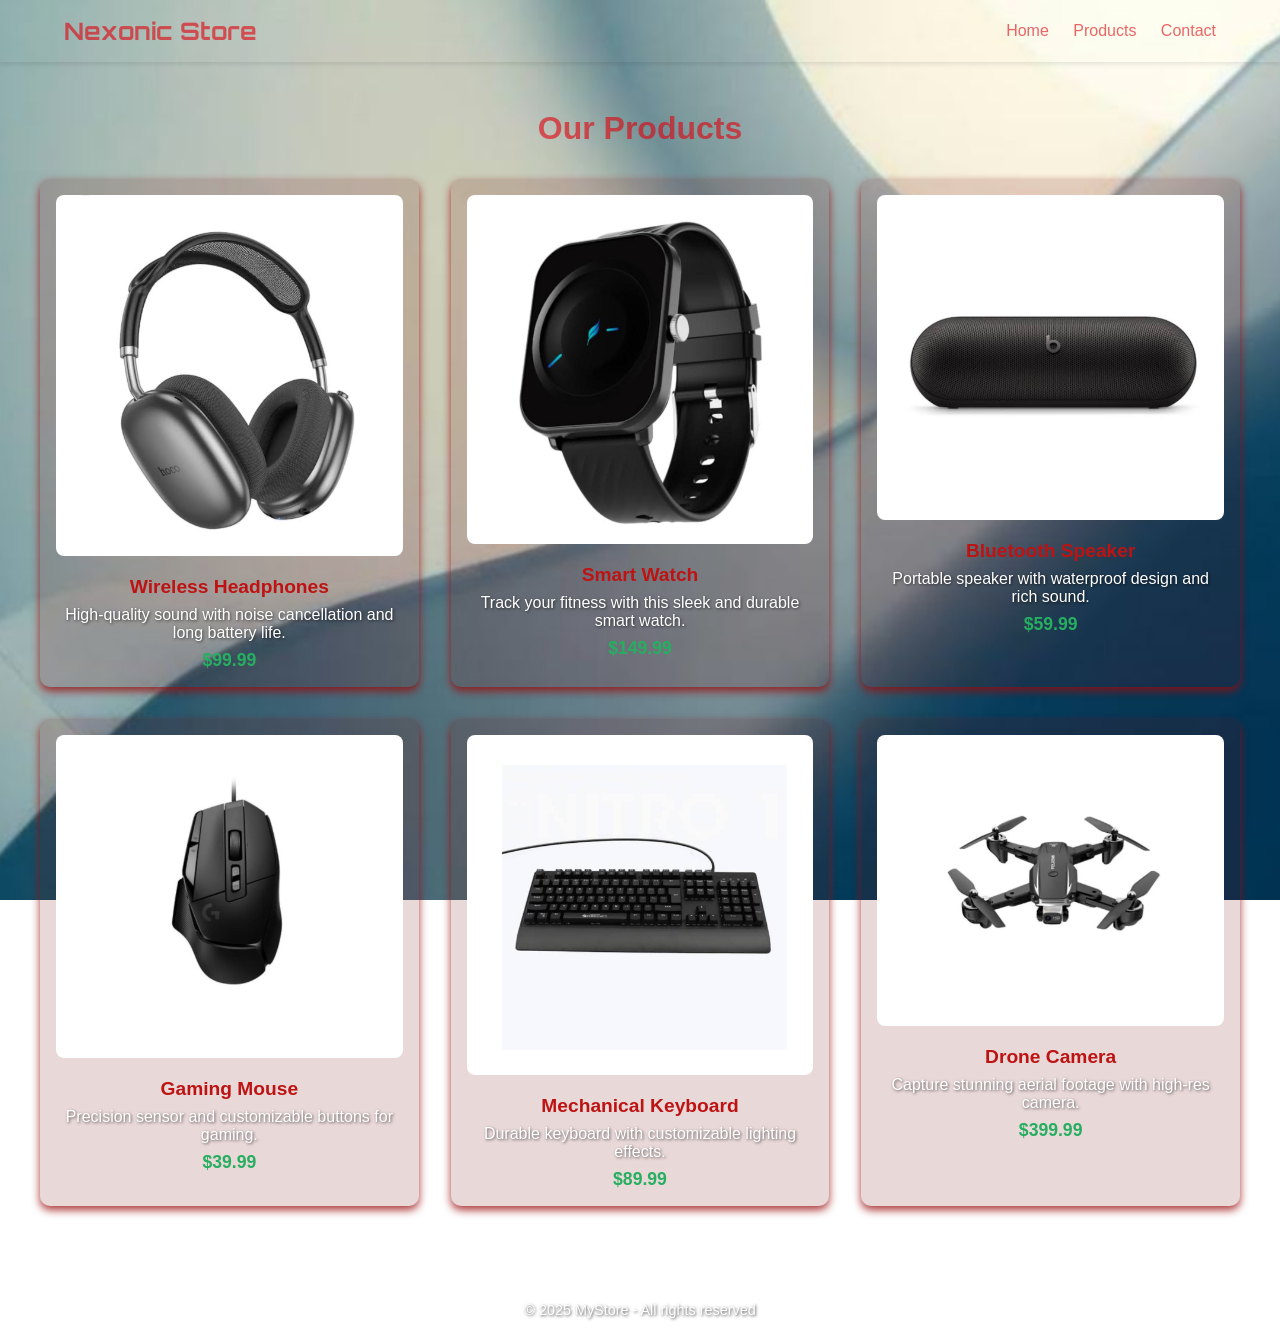
<file: index.html>
<!DOCTYPE html>
<html lang="en">
<head>
  <meta charset="UTF-8" />
  <meta name="viewport" content="width=device-width, initial-scale=1.0"/>
  <title>MyStore</title>
  <link href="https://fonts.googleapis.com/css2?family=Orbitron:wght@500&display=swap" rel="stylesheet">
  <link rel="stylesheet" href="style.css" />
</head>
<body class="products-page">

  <header>
    <div class="container">
      <h1 class="logo">Nexonic Store</h1>
     <nav>
  <a href="home.html">Home</a>
  <a href="index.html">Products</a>
  <a href="contact.html">Contact</a>
</nav>

    </div>
  </header>

  <main>
    <section class="products-section">
      <h2>Our Products</h2>
      <div class="products-grid">
        
        <div class="product-card">
          <img src="photos/wireless headphones.jpg" alt="Wireless Headphones" />
          <h3>Wireless Headphones</h3>
          <p>High-quality sound with noise cancellation and long battery life.</p>
          <span class="price">$99.99</span>
        </div>

        <div class="product-card">
          <img src="photos/Smart Watch.jpg" alt="Smart Watch" />
          <h3>Smart Watch</h3>
          <p>Track your fitness with this sleek and durable smart watch.</p>
          <span class="price">$149.99</span>
        </div>

        <div class="product-card">
          <img src="photos/Bluetooth Speaker.jpg" alt="Bluetooth Speaker" />
          <h3>Bluetooth Speaker</h3>
          <p>Portable speaker with waterproof design and rich sound.</p>
          <span class="price">$59.99</span>
        </div>

        <div class="product-card">
          <img src="photos/gaming mouse.jpg" alt="Gaming Mouse" />
          <h3>Gaming Mouse</h3>
          <p>Precision sensor and customizable buttons for gaming.</p>
          <span class="price">$39.99</span>
        </div>

        <div class="product-card">
          <img src="photos/machanical keyboard.jpg" alt="Mechanical Keyboard" />
          <h3>Mechanical Keyboard</h3>
          <p>Durable keyboard with customizable lighting effects.</p>
          <span class="price">$89.99</span>
        </div>

        <div class="product-card">
          <img src="photos/drone camera.jpg" alt="Drone Camera" />
          <h3>Drone Camera</h3>
          <p>Capture stunning aerial footage with high-res camera.</p>
          <span class="price">$399.99</span>
        </div>

      </div>
    </section>
  </main>

  <footer>
    <p>© 2025 MyStore - All rights reserved</p>
  </footer>

</body>
</html>
</file>
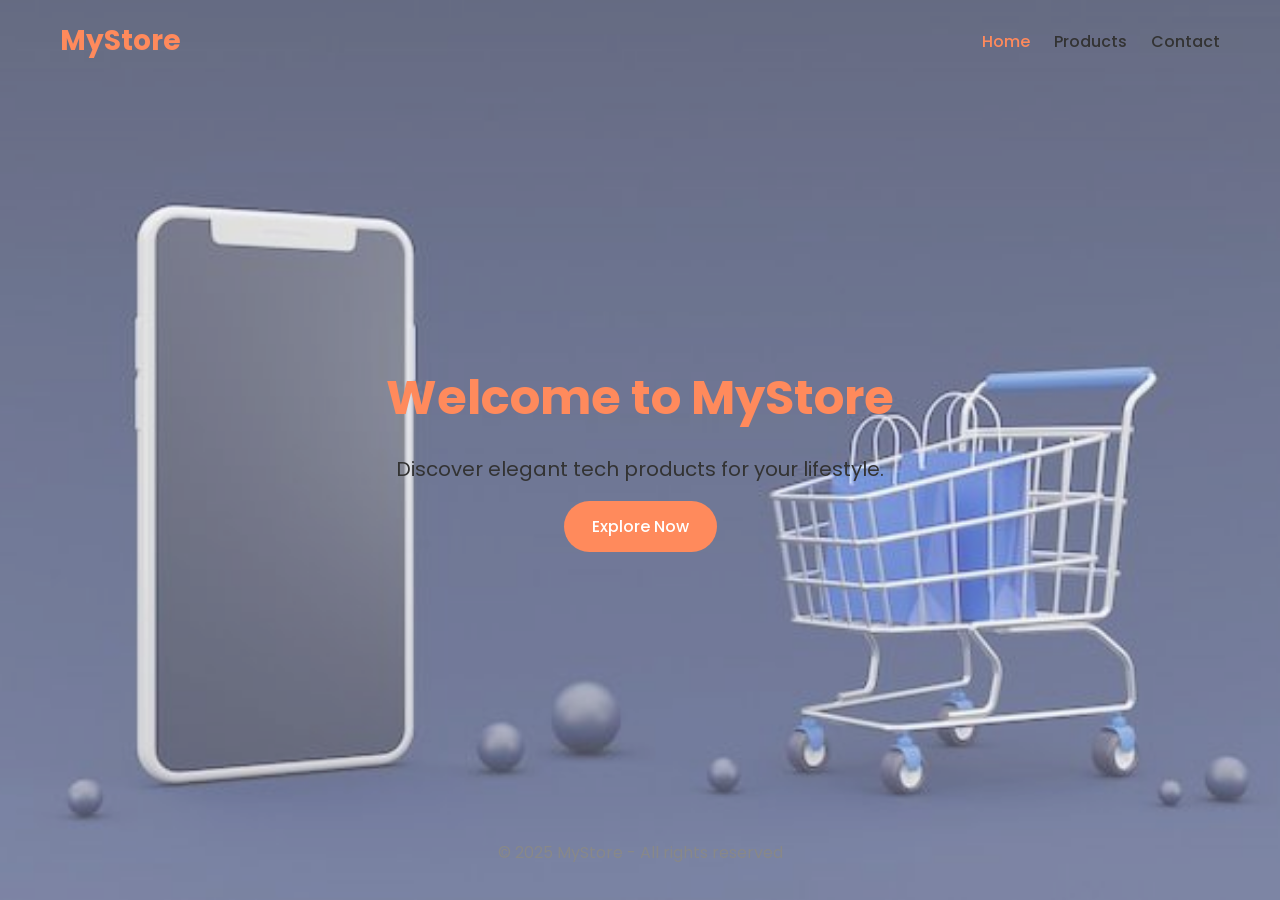
<file: photos/online store/index.html>
<!DOCTYPE html>
<html lang="en">
<head>
  <meta charset="UTF-8" />
  <meta name="viewport" content="width=device-width, initial-scale=1.0" />
  <title>MyStore - Home</title>
  <link rel="stylesheet" href="style.css" />
  <link href="https://fonts.googleapis.com/css2?family=Poppins:wght@300;500;700&display=swap" rel="stylesheet" />
</head>
<body>

  <header class="navbar">
    <div class="logo">MyStore</div>
    <nav>
      <a href="index.html" class="active">Home</a>
      <a href="products.html">Products</a>
      <a href="contact.html">Contact</a>
    </nav>
  </header>

 
  <section class="hero">
    <div class="overlay"></div>
    <div class="hero-content">
      <h1>Welcome to MyStore</h1>
      <p>Discover elegant tech products for your lifestyle.</p>
      <a href="products.html" class="btn">Explore Now</a>
    </div>
  </section>

 
  <footer>
    <p>© 2025 MyStore - All rights reserved</p>
  </footer>

</body>
</html>
</file>
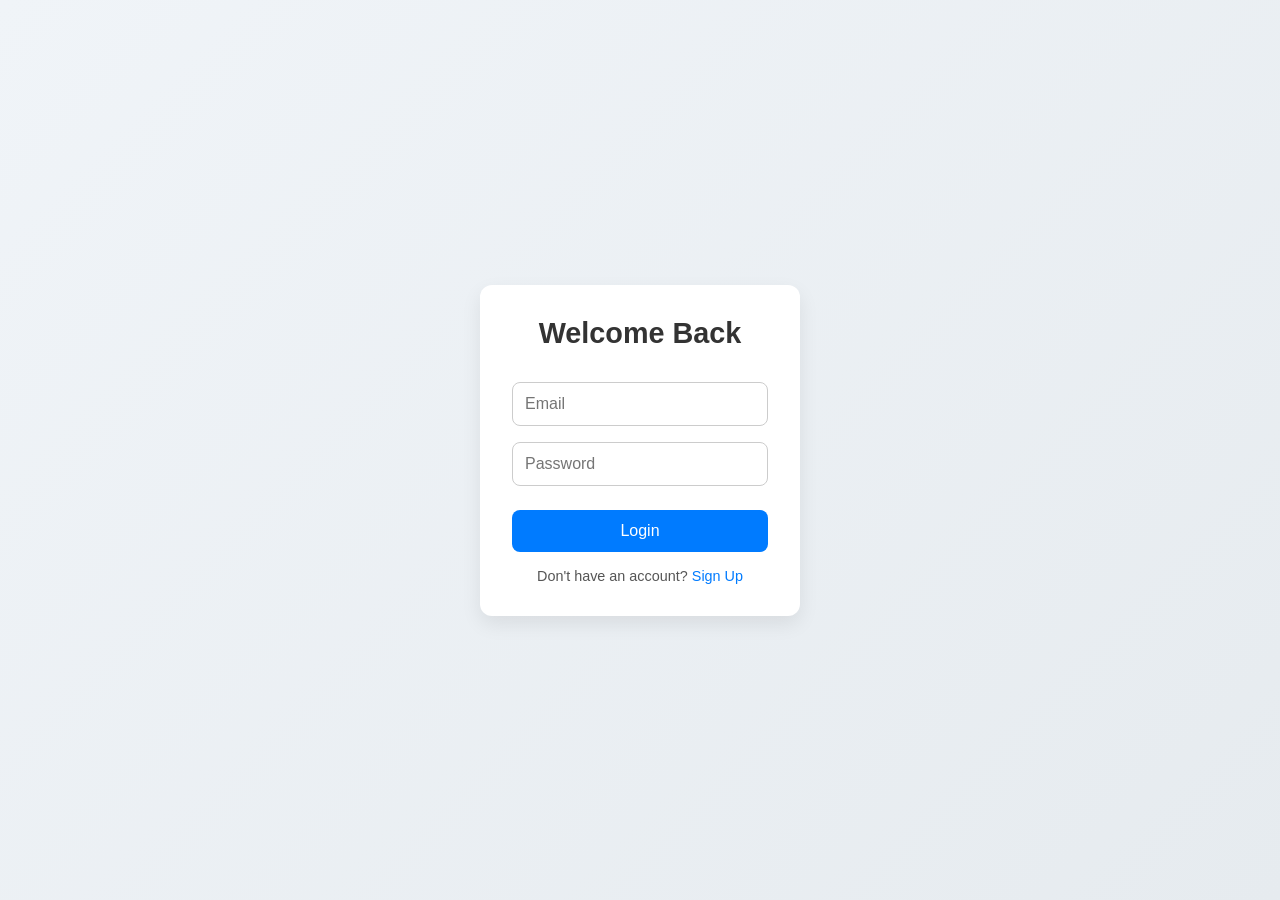
<file: auth.html>
<!DOCTYPE html>
<html lang="en">
<head>
  <meta charset="UTF-8">
  <meta name="viewport" content="width=device-width, initial-scale=1.0">
  <title>Login / Sign Up</title>
  <link rel="stylesheet" href="style.css">
</head>
<body class="auth-page">
  <div class="auth-container">
    <h2 id="form-title">Welcome Back</h2>
    <form id="auth-form">
      <input type="text" id="name" placeholder="Full Name" class="hidden">
      <input type="email" id="email" placeholder="Email" required>
      <input type="password" id="password" placeholder="Password" required>
      <button type="submit" id="submit-btn">Login</button>
    </form>
    <p id="toggle-text">
      Don't have an account? <a href="#" id="toggle-link">Sign Up</a>
    </p>
  </div>

  <script src="auth.js"></script>
</body>
</html>
</file>
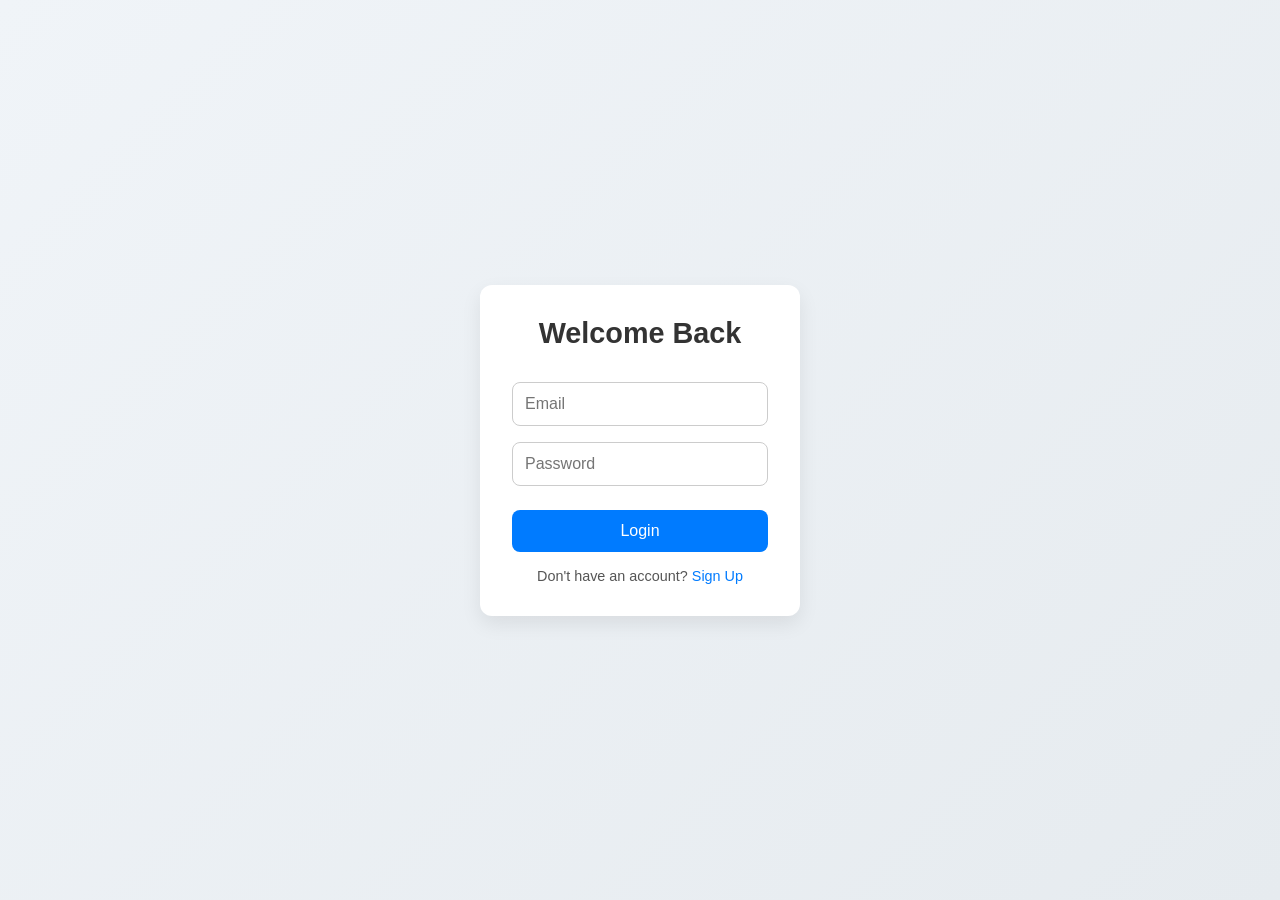
<file: cart.html>
<!DOCTYPE html>
<html lang="en">
<head>
  <meta charset="UTF-8">
  <meta name="viewport" content="width=device-width, initial-scale=1.0">
  <title>Your Cart</title>
  <link rel="stylesheet" href="style.css">
  <link rel="stylesheet" href="https://cdnjs.cloudflare.com/ajax/libs/font-awesome/6.5.0/css/all.min.css">
</head>
<body class="cart-page">

   
  <header id="header"></header>

  <main>
    <section class="cart-section">
      <h2>Your Shopping Cart</h2>
      <div id="cart-items" class="cart-items"></div>
      <div class="cart-summary">
        <p>Subtotal: <span id="subtotal">$0.00</span></p>
        <p>Total: <span id="total">$0.00</span></p>
        <button class="checkout-btn"><i class="fas fa-credit-card"></i> Checkout</button>
      </div>
    </section>
  </main>

  
  <footer id="footer"></footer>

  <script src="cart.js"></script>
</body>
</html>
</file>
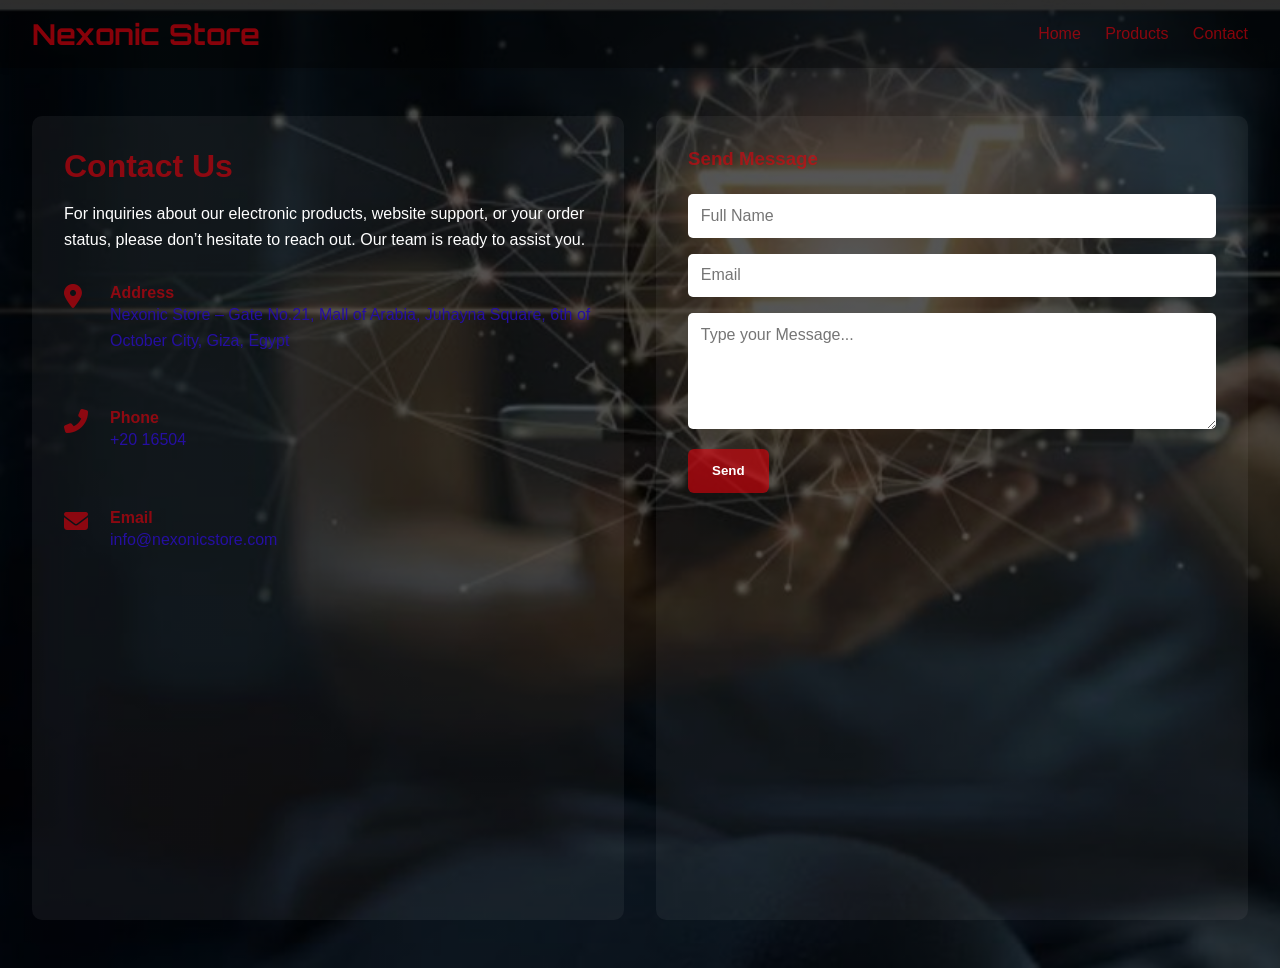
<file: contact.html>
<!DOCTYPE html>
<html lang="en">
<head>
  <meta charset="UTF-8" />
  <meta name="viewport" content="width=device-width, initial-scale=1.0"/>
  <title>Nexonic Store</title>
  <link rel="stylesheet" href="style.css" />
  <link rel="stylesheet" href="https://cdnjs.cloudflare.com/ajax/libs/font-awesome/6.5.0/css/all.min.css" />
  <link href="https://fonts.googleapis.com/css2?family=Orbitron:wght@500&family=DM+Sans&display=swap" rel="stylesheet">
  <style>
    body {
      background: linear-gradient(rgba(0,0,0,0.7), rgba(0,0,0,0.7)),
                  url('photos/bg_for_hme.jpg') no-repeat center center/cover;
      margin: 0;
      padding: 0;
      font-family: 'DM Sans', sans-serif;
    }

    header {
      background-color: rgba(0,0,0,0.4);
      padding: 1rem 2rem;
    }

    .header-container {
      display: flex;
      justify-content: space-between;
      align-items: center;
    }

    .logo {
      color: #e0000b9a;
      font-size: 1.8rem;
      font-weight: bold;
      font-family: 'Orbitron', sans-serif;
    }

   nav a {
  color: #e0000b9a; 
  text-decoration: none;
  margin-left: 20px;
  font-size: 1rem;
  transition: color 0.3s ease;
}

nav a:hover {
  color: white; 
}

    .contact-wrapper {
      display: flex;
      flex-wrap: wrap;
      min-height: 100vh;
      color: white;
      padding: 3rem 2rem;
      gap: 2rem;
    }

    .contact-info, .contact-form-container {
      flex: 1 1 400px;
      background-color: rgba(255,255,255,0.05);
      padding: 2rem;
      border-radius: 10px;
    }

    .contact-info h2 {
      margin-bottom: 1rem;
      font-size: 2rem;
      color: #e0000b9a;
    }

    .contact-info p {
      margin-bottom: 2rem;
      line-height: 1.6;
    }

    .info-item {
      display: flex;
      align-items: flex-start;
      gap: 1rem;
      margin-bottom: 1.5rem;
    }

    .info-item i {
      font-size: 1.5rem;
      color: #e0000b9a;
      min-width: 30px;
    }

    .info-item h4 {
      margin: 0;
      font-size: 1rem;
      color: #e0000b9a;
    }

    .info-item a {
      color: rgb(37, 15, 161);
      text-decoration: none;
    }

    .info-item a:hover {
      color: #2e20ad9a;
    }

    .contact-form h3 {
      margin-bottom: 1.5rem;
      color: #e0000b9a;
    }

    .contact-form input,
    .contact-form textarea {
      width: 100%;
      padding: 0.8rem;
      margin-bottom: 1rem;
      border: none;
      border-radius: 5px;
      font-size: 1rem;
    }

    .contact-form button {
      background: #e0000b9a;
      color: white;
      border: none;
      padding: 0.9rem 1.5rem;
      font-weight: bold;
      border-radius: 6px;
      cursor: pointer;
      transition: background 0.3s ease;
    }

    .contact-form button:hover {
      background: #c0000b80;
    }
  </style>
</head>
<body>

  <!-- الهيدر -->
  <header>
    <div class="header-container">
      <div class="logo">Nexonic Store</div>
      <nav>
        <a href="home.html">Home</a>
        <a href="index.html">Products</a>
        <a href="contact.html">Contact</a>
      </nav>
    </div>
  </header>


  <div class="contact-wrapper">
    <div class="contact-info">
      <h2>Contact Us</h2>
      <p>For inquiries about our electronic products, website support, or your order status, please don’t hesitate to reach out. Our team is ready to assist you.</p>

     <div class="info-item">
  <i class="fas fa-map-marker-alt"></i>
  <div>
    <h4>Address</h4>
    <p>
      <a href="https://www.google.com/maps?q=Mall+of+Arabia,+Gate+21,+Juhayna+Square,+6th+of+October,+Giza" target="_blank">
        Nexonic Store – Gate No.21, Mall of Arabia, Juhayna Square, 6th of October City, Giza, Egypt
      </a>
    </p>
  </div>
</div>

      <div class="info-item">
        <i class="fas fa-phone-alt"></i>
        <div>
          <h4>Phone</h4>
          <p><a href="tel:+2016504">+20 16504</a></p>
        </div>
      </div>

      <div class="info-item">
        <i class="fas fa-envelope"></i>
        <div>
          <h4>Email</h4>
          <p><a href="mailto:info@nexonicstore.com">info@nexonicstore.com</a></p>
        </div>
      </div>
    </div>

    <div class="contact-form-container">
      <form class="contact-form">
        <h3>Send Message</h3>
        <input type="text" placeholder="Full Name" required />
        <input type="email" placeholder="Email" required />
        <textarea rows="5" placeholder="Type your Message..." required></textarea>
        <button type="submit">Send</button>
      </form>
    </div>
  </div>

</body>
</html>
</file>
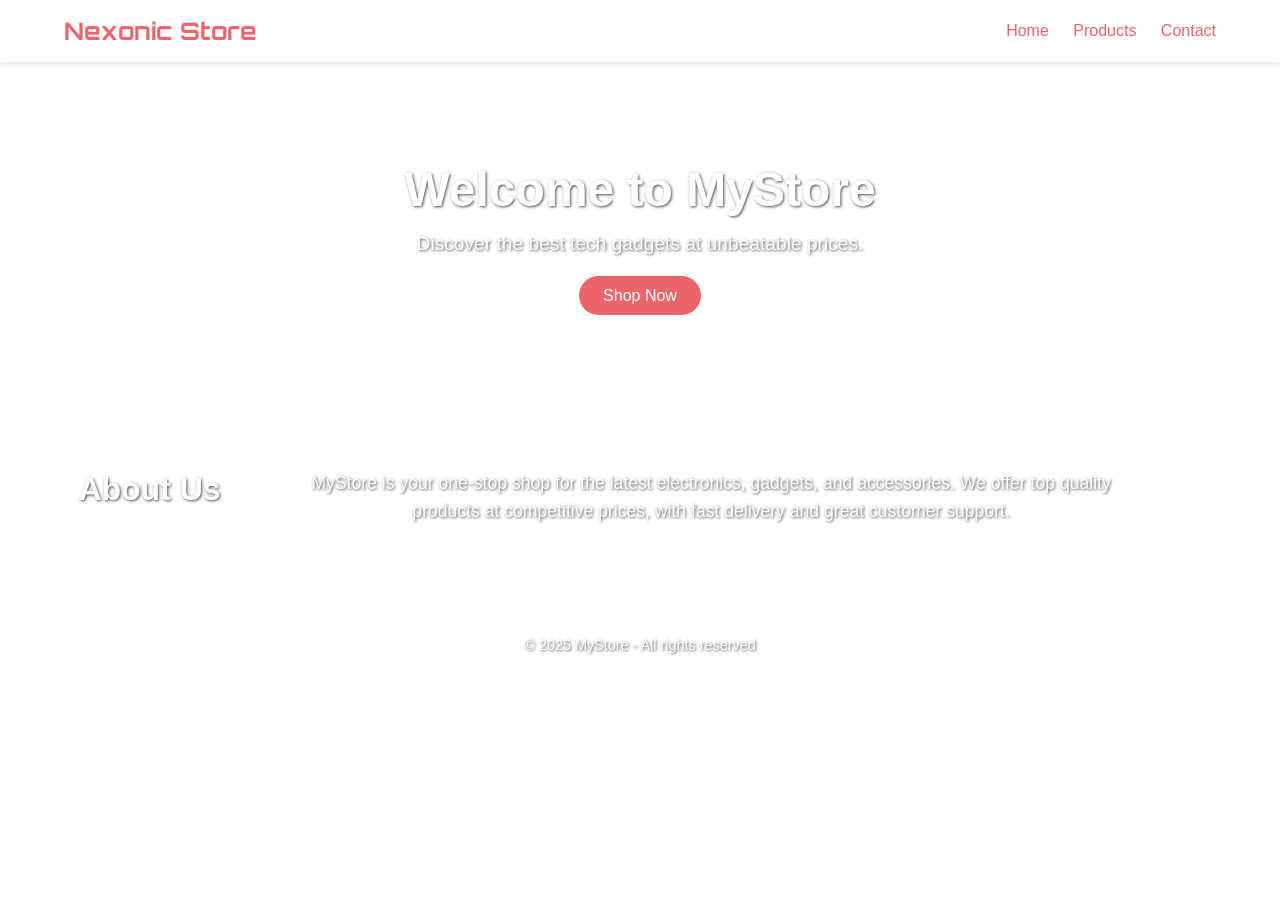
<file: home.html>
<!DOCTYPE html>
<html lang="en">
<head>
  <meta charset="UTF-8" />
  <meta name="viewport" content="width=device-width, initial-scale=1.0"/>
  <title>MyStore - Home</title>
  <link href="https://fonts.googleapis.com/css2?family=Orbitron:wght@500&display=swap" rel="stylesheet">
  <link rel="stylesheet" href="style.css" />
</head>
<body class="home-page">

  <video autoplay muted loop class="bg-video">
    <source src="photos/vid.mp4" type="video/mp4">
    متصفحك لا يدعم الفيديو.
  </video>

  <header>
    <div class="container">
      <h1 class="logo">Nexonic Store</h1>
      <nav>
        <a href="home.html">Home</a>
        <a href="index.html">Products</a>
        <a href="contact.html">Contact</a>
      </nav>
    </div>
  </header>


  <section class="hero">
    <div class="hero-content">
      <h1>Welcome to MyStore</h1>
      <p>Discover the best tech gadgets at unbeatable prices.</p>
      <a href="index.html" class="btn">Shop Now</a>
    </div>
  </section>


  <section class="about-section">
    <div class="container about-content">
      <h2>About Us</h2>
      <p>
        MyStore is your one-stop shop for the latest electronics, gadgets, and accessories.
        We offer top quality products at competitive prices, with fast delivery and great customer support.
      </p>
    </div>
  </section>

  <footer>
    <p>© 2025 MyStore - All rights reserved</p>
  </footer>

</body>
</html>
</file>
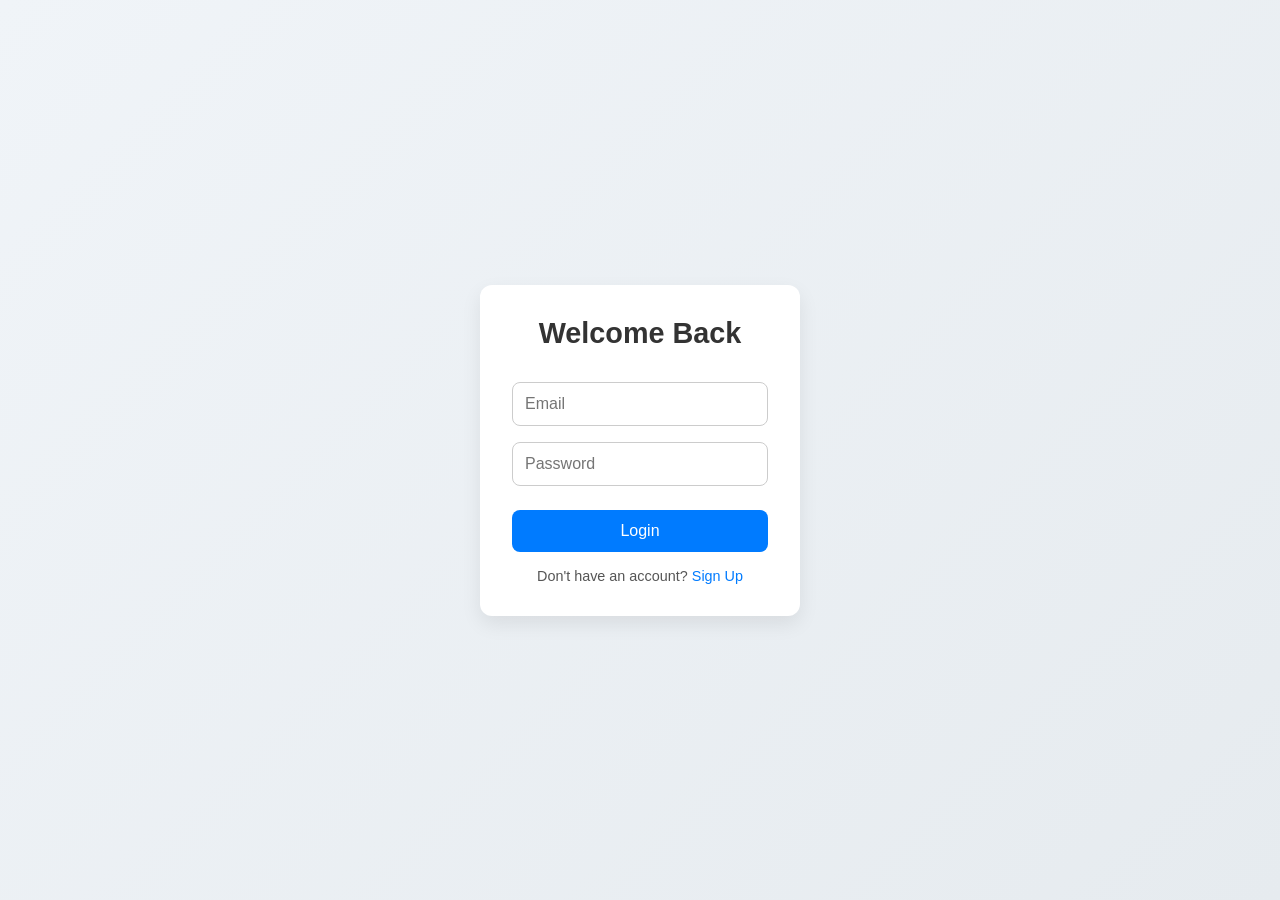
<file: product.html>
<!DOCTYPE html>
<html lang="en">
<head>
  <meta charset="UTF-8">
  <meta name="viewport" content="width=device-width, initial-scale=1.0">
  <title>Product Details</title>
  <link rel="stylesheet" href="style.css">
  <link rel="stylesheet" href="https://cdnjs.cloudflare.com/ajax/libs/font-awesome/6.5.0/css/all.min.css">
</head>
<body class="product-page">

  
  <header id="header"></header>

  <main>
    <div id="product-details" class="product-details"></div>
  </main>

  
  <footer id="footer"></footer>

  <script src="product.js"></script>
</body>
</html>
</file>
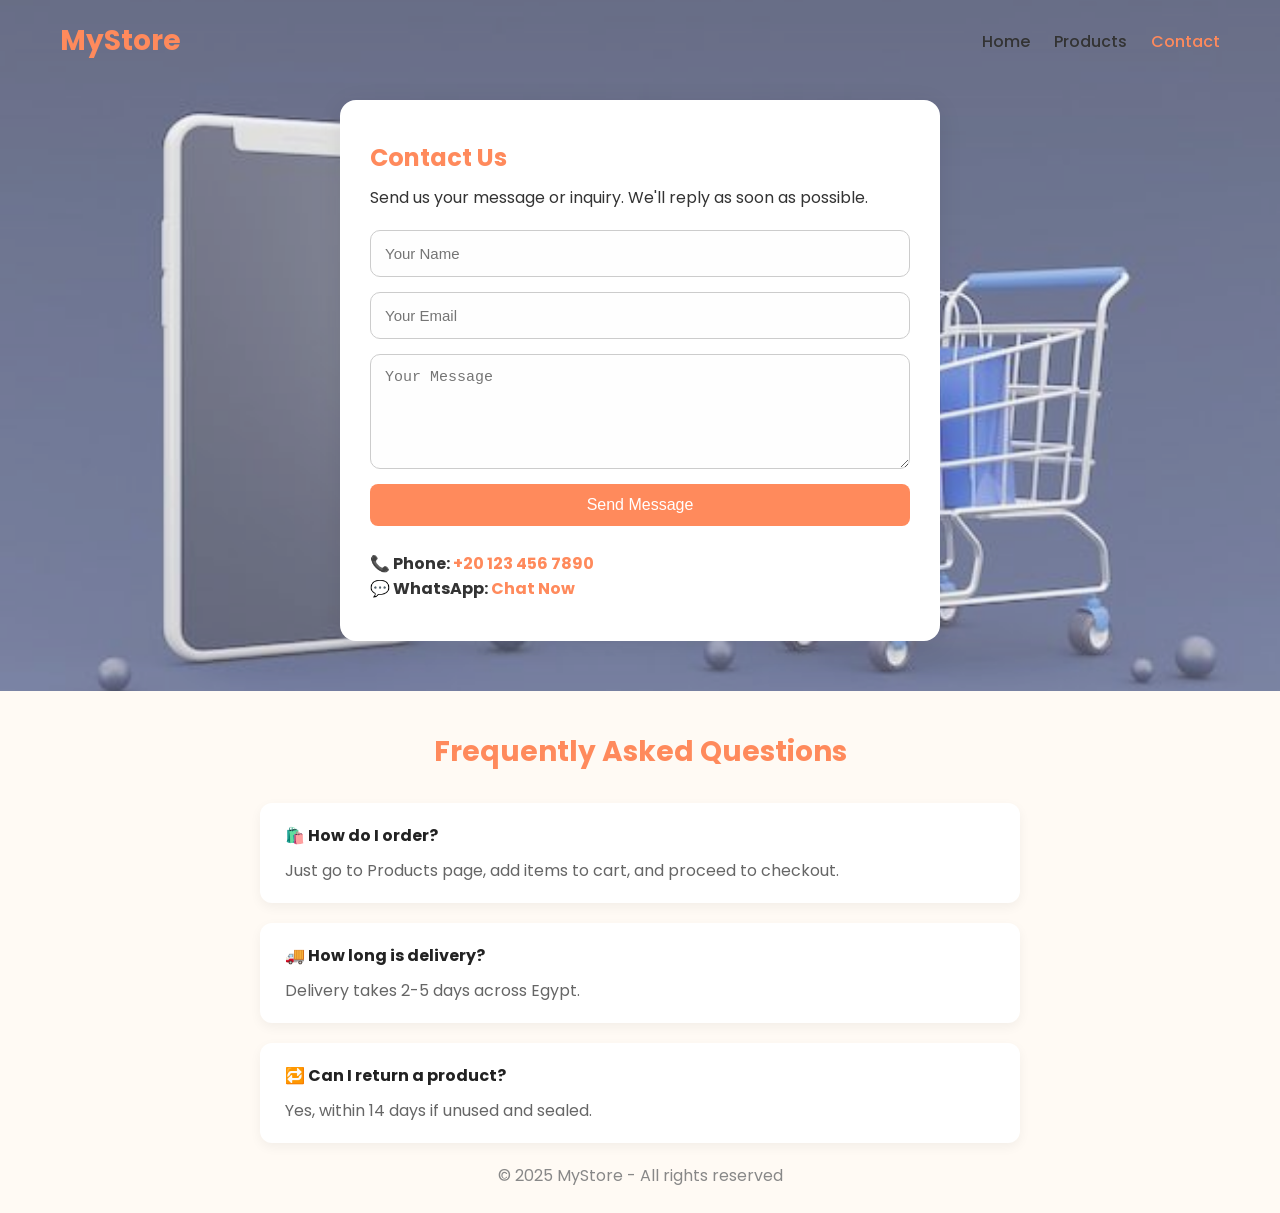
<file: photos/online store/contact.html>
<!DOCTYPE html>
<html lang="en">
<head>
  <meta charset="UTF-8" />
  <meta name="viewport" content="width=device-width, initial-scale=1.0" />
  <title>Contact - MyStore</title>
  <link rel="stylesheet" href="style.css" />
  <link href="https://fonts.googleapis.com/css2?family=Poppins:wght@300;500;700&display=swap" rel="stylesheet" />
</head>
<body>

 
  <header class="navbar">
    <div class="logo">MyStore</div>
    <nav>
      <a href="index.html">Home</a>
      <a href="products.html">Products</a>
      <a href="contact.html" class="active">Contact</a>
    </nav>
  </header>

  <main class="new-contact">
    <div class="form-card">
      <h2>Contact Us</h2>
      <p>Send us your message or inquiry. We'll reply as soon as possible.</p>
      <form>
        <input type="text" placeholder="Your Name" required>
        <input type="email" placeholder="Your Email" required>
        <textarea rows="5" placeholder="Your Message" required></textarea>
        <button type="submit">Send Message</button>
      </form>

      <div class="contact-info">
        <h4>📞 Phone: <a href="tel:+201234567890">+20 123 456 7890</a></h4>
        <h4>💬 WhatsApp: <a href="https://wa.me/201234567890" target="_blank">Chat Now</a></h4>
      </div>
    </div>
  </main>

  <section class="new-faq">
    <h2>Frequently Asked Questions</h2>
    <div class="faq-box">
      <h4>🛍️ How do I order?</h4>
      <p>Just go to Products page, add items to cart, and proceed to checkout.</p>
    </div>
    <div class="faq-box">
      <h4>🚚 How long is delivery?</h4>
      <p>Delivery takes 2-5 days across Egypt.</p>
    </div>
    <div class="faq-box">
      <h4>🔁 Can I return a product?</h4>
      <p>Yes, within 14 days if unused and sealed.</p>
    </div>
  </section>

  <footer>
    <p>© 2025 MyStore - All rights reserved</p>
  </footer>

</body>
</html>
</file>
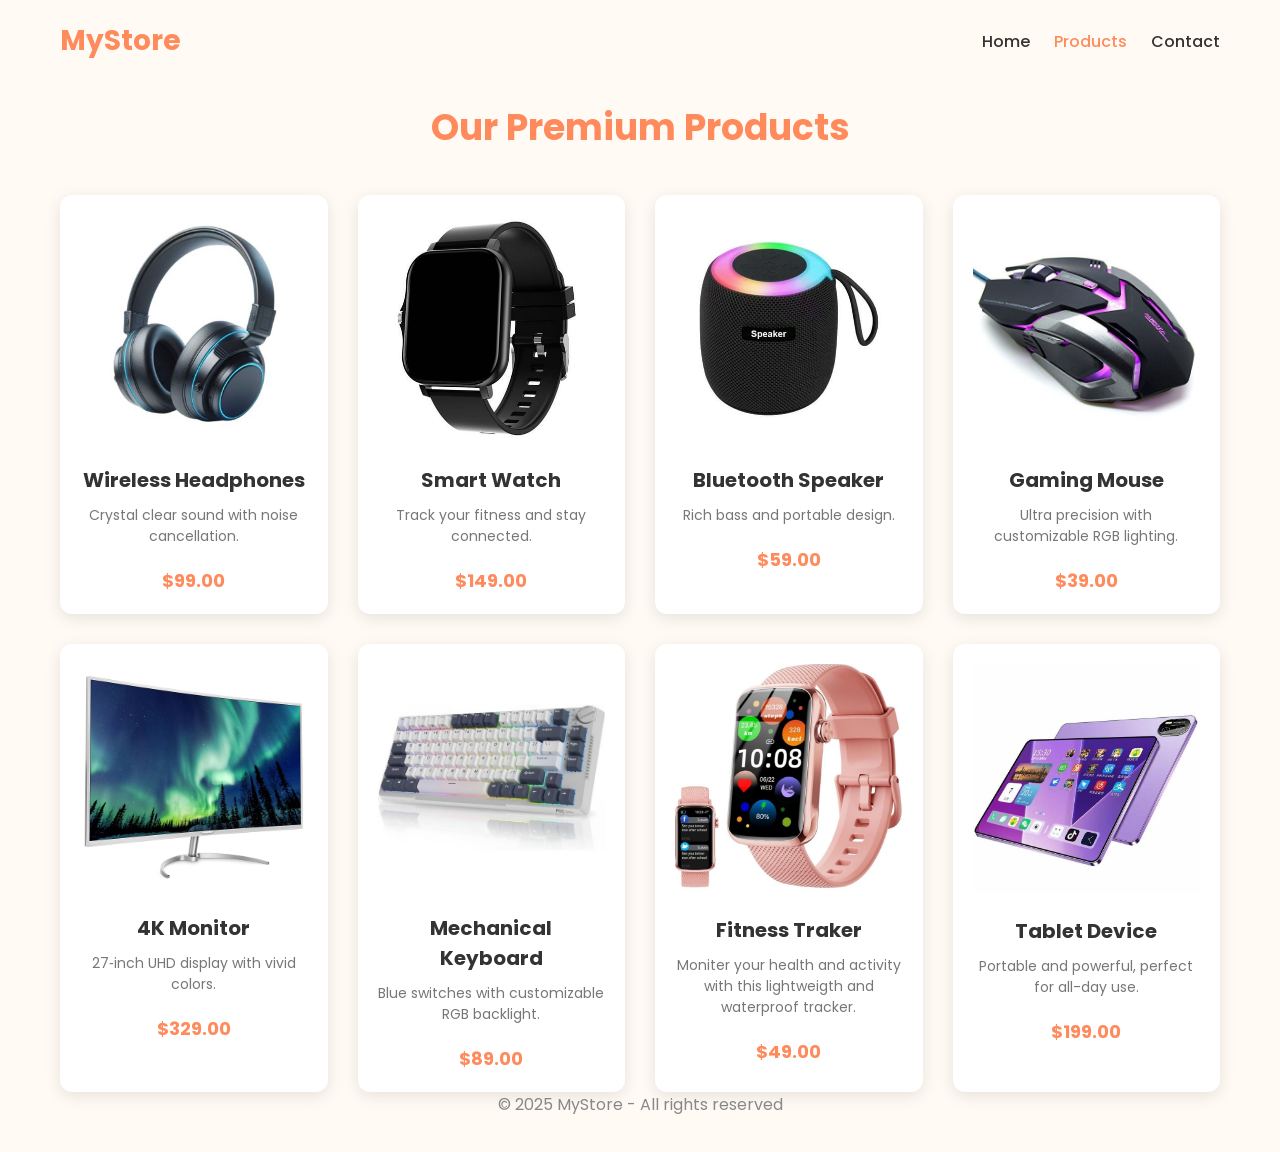
<file: photos/online store/products.html>
<!DOCTYPE html>
<html lang="en">
<head>
  <meta charset="UTF-8" />
  <meta name="viewport" content="width=device-width, initial-scale=1.0" />
  <title>Products - MyStore</title>
  <link rel="stylesheet" href="style.css" />
  <link href="https://fonts.googleapis.com/css2?family=Poppins:wght@300;500;700&display=swap" rel="stylesheet" />
</head>
<body>

  <header class="navbar">
    <div class="logo">MyStore</div>
    <nav>
      <a href="index.html">Home</a>
      <a href="products.html" class="active">Products</a>
      <a href="contact.html">Contact</a>
    </nav>
  </header>

  <main class="products-section">
    <h1 class="products-title">Our Premium Products</h1>
    <div class="products-grid">

    
      <div class="product-card">
        <img src="pic_8.jpg" alt="Wireless Headphones">
        <h2>Wireless Headphones</h2>
        <p>Crystal clear sound with noise cancellation.</p>
        <span class="price">$99.00</span>
      </div>

      <div class="product-card">
        <img src="pic_7.jpg" alt="Smart Watch">
        <h2>Smart Watch</h2>
        <p>Track your fitness and stay connected.</p>
        <span class="price">$149.00</span>
      </div>

      <div class="product-card">
        <img src="pic_6.jpg" alt="Bluetooth Speaker">
        <h2>Bluetooth Speaker</h2>
        <p>Rich bass and portable design.</p>
        <span class="price">$59.00</span>
      </div>


      <div class="product-card">
        <img src="pic_5.jpg" alt="Gaming Mouse">
        <h2>Gaming Mouse</h2>
        <p>Ultra precision with customizable RGB lighting.</p>
        <span class="price">$39.00</span>
      </div>

 
      <div class="product-card">
        <img src="pic_4.jpg" alt="4K Monitor">
        <h2>4K Monitor</h2>
        <p>27‑inch UHD display with vivid colors.</p>
        <span class="price">$329.00</span>
      </div>

     
      <div class="product-card">
        <img src="pic_3.jpg" alt="Mechanical Keyboard">
        <h2>Mechanical Keyboard</h2>
        <p>Blue switches with customizable RGB backlight.</p>
        <span class="price">$89.00</span>
      </div>

      <div class="product-card">
        <img src="pic_1.jpg" alt="Fitness Tracker">
        <h2>Fitness Traker</h2>
        <p> Moniter your health and activity with this lightweigth and waterproof tracker.</p>
        <span class="price">$49.00</span>
      </div>

      
      <div class="product-card">
        <img src="pic_2.jpg" alt="Tablet Device">
        <h2>Tablet Device</h2>
        <p>Portable and powerful, perfect for all-day use.</p>
        <span class="price">$199.00</span>
      </div>

    </div>
  </main>

  <footer>
    <p>© 2025 MyStore - All rights reserved</p>
  </footer>

</body>
</html>
</file>
<file: style.css>
* {
  margin: 0;
  padding: 0;
  box-sizing: border-box;
  font-family: 'Segoe UI', sans-serif;
}

body {
  background-color:#00000000;
  color: #be1313;
}




header {
  background-color: #a1171e00;
  box-shadow: 0 2px 5px rgba(0,0,0,0.1);
  padding: 1rem 0;
}

.container {
  width: 90%;
  max-width: 1200px;
  margin: auto;
  display: flex;
  justify-content: space-between;
  align-items: center;
}

.logo {
  color: #e0000b9a;
  font-weight: bold;
  font-size: 1.5rem;
  font-family: 'Orbitron', sans-serif;
}

nav a {
  margin-left: 20px;
  text-decoration: none;
  color:#e0000b9a ;
  transition: color 0.3s ease;
}

nav a:hover {
  color: #4a00e0;
}

.products-section {
  padding: 3rem 1rem;
  text-align: center;
}

.products-section h2 {
  font-size: 2rem;
  margin-bottom: 2rem;
  color: #e0000b9a;
}

.products-grid {
  display: grid;
  grid-template-columns: repeat(3, 1fr); 
  gap: 2rem;
  max-width: 1200px;
  margin: auto;
}

.product-card {
  background-color: hsla(0, 89%, 24%, 0.158);
  padding: 1rem;
  border-radius: 10px;
  box-shadow: 0 4px 8px rgba(153, 10, 10, 0.815);
  transition: transform 0.3s ease, box-shadow 0.3s ease;
}

.product-card:hover {
  transform: translateY(-5px);
  box-shadow: 0 8px 16px rgba(12, 69, 143, 0.15);
}

.product-card img {
  width: 100%;
  height: auto;
  border-radius: 8px;
}

.product-card h3 {
  margin: 1rem 0 0.5rem;
  font-size: 1.2rem;
}

.product-card p {
  font-size: 1rem;
  color: #fff;
  margin-bottom: 0.5rem;
  text-shadow: 1px 1px 3px rgba(0, 0, 0, 0.6);
}

.price {
  font-weight: bold;
  color: #27ae60;
  font-size: 1.1rem;
}

footer {
  text-align: center;
  padding: 1rem 0;
  background-color: #d3252500;
  margin-top: 2rem;
  color: #999;
  font-size: 0.9rem;
}


@media (max-width: 992px) {
  .products-grid {
    grid-template-columns: repeat(2, 1fr); 
  }
}

@media (max-width: 600px) {
  .products-grid {
    grid-template-columns: 1fr; 
  }

  .container {
    flex-direction: column;
    align-items: flex-start;
  }

  nav {
    margin-top: 1rem;
  }

  nav a {
    display: block;
    margin: 0.5rem 0;
  }
}


.hero {
 
  padding: 100px 20px;
  text-align: center;
  color: #333;
}

.hero-content h1 {
  font-size: 3rem;
  margin-bottom: 1rem;
  color: #e0000b9a;
}

.hero-content p {
  font-size: 1.2rem;
  margin-bottom: 2rem;
  color: #555;
}

.btn {
  background-color: #e0000b9a;
  color: #fff;
  padding: 0.7rem 1.5rem;
  border: none;
  border-radius: 30px;
  font-size: 1rem;
  text-decoration: none;
  transition: background-color 0.3s ease;
}

.btn:hover {
  background-color: #4a00e0;
}


.about-section {
  padding: 4rem 1rem;
  background-color: #fff;
  text-align : center;
}

.about-section h2 {
  font-size: 2rem;
  color: #e0000b9a;
  margin-bottom: 1rem;
}

.about-section p {
  max-width: 800px;
  margin: auto;
  font-size: 1.1rem;
  color: #444;
  line-height: 1.6;
}



.bg-video {
  position: fixed;
  top: 0;
  left: 0;
  width: 100%;
  height: 100%;
  object-fit: cover;
  z-index: -1;
}


.home-page header,
.home-page .hero,
.home-page .about-section,
.home-page footer {
  background-color: transparent;
}


.hero-content h1,
.hero-content p,
.about-section h2,
.about-section p,
footer p {
  color: #fff;
  text-shadow: 1px 1px 3px rgba(0, 0, 0, 0.7);
}

.products-page {
background-image: url('photos/productbg.jpg');
background-position: center;
background-size: cover;
background-attachment: fixed;
}

.add-to-cart {
  background: linear-gradient(135deg, #ff4b2b, #ff416c);
  border: none;
  color: #fff;
  padding: 10px 20px;
  font-size: 1rem;
  border-radius: 25px;
  cursor: pointer;
  transition: transform 0.2s ease, background 0.3s ease;
  display: flex;
  align-items: center;
  gap: 8px;
}

.add-to-cart:hover {
  transform: scale(1.05);
  background: linear-gradient(135deg, #ff416c, #ff4b2b);
}

.add-to-cart:disabled {
  background: #ccc;
  cursor: not-allowed;
}

.add-to-cart i {
  font-size: 1.2rem;
}

.cart-section {
  max-width: 900px;
  margin: 2rem auto;
  background: rgba(255,255,255,0.05);
  padding: 2rem;
  border-radius: 10px;
  color: #fff;
}

.cart-items {
  display: flex;
  flex-direction: column;
  gap: 1.5rem;
}

.cart-item {
  display: flex;
  gap: 1rem;
  background: rgba(0,0,0,0.3);
  padding: 1rem;
  border-radius: 8px;
  align-items: center;
}

.cart-item-img {
  width: 80px;
  height: 80px;
  object-fit: cover;
  border-radius: 5px;
}

.cart-item-info {
  flex: 1;
}

.quantity-control {
  display: flex;
  align-items: center;
  gap: 8px;
  margin: 0.5rem 0;
}

.quantity-control button {
  background: #ff416c;
  border: none;
  padding: 5px 10px;
  color: #fff;
  border-radius: 5px;
  cursor: pointer;
}

.remove-item {
  background: #ff4b2b;
  border: none;
  color: #fff;
  padding: 5px 10px;
  border-radius: 5px;
  cursor: pointer;
}

.cart-summary {
  margin-top: 2rem;
  text-align: right;
}

.checkout-btn {
  background: linear-gradient(135deg, #28a745, #20c997);
  border: none;
  color: #fff;
  padding: 10px 20px;
  font-size: 1rem;
  border-radius: 25px;
  cursor: pointer;
  transition: transform 0.2s ease;
}

.checkout-btn:hover {
  transform: scale(1.05);
}
.buttons-container {
  display: flex;
  flex-direction: column;
  gap: 10px;
  margin-top: 10px;
}

.buttons-container button {
  border: none;
  padding: 10px;
  border-radius: 20px;
  font-size: 1rem;
  cursor: pointer;
  transition: transform 0.2s ease, background 0.3s ease;
  display: flex;
  justify-content: center;
  align-items: center;
  gap: 8px;
  color: #fff;
}

.view-details {
  background: linear-gradient(135deg, #007bff, #00c6ff);
}

.view-details:hover {
  transform: scale(1.05);
  background: linear-gradient(135deg, #00c6ff, #007bff);
}

.add-to-cart {
  background: linear-gradient(135deg, #ff4b2b, #ff416c);
}

.add-to-cart:hover {
  transform: scale(1.05);
  background: linear-gradient(135deg, #ff416c, #ff4b2b);
}

.product-details {
  display: grid;
  grid-template-columns: 1fr 1fr;
  gap: 2rem;
  max-width: 1000px;
  margin: 3rem auto;
  padding: 2rem;
  background: rgba(255, 255, 255, 0.08);
  backdrop-filter: blur(12px);
  border: 1px solid rgba(255, 255, 255, 0.2);
  border-radius: 15px;
  color: #a50d0d;
  animation: fadeIn 0.5s ease;
}



.product-image-container {
  display: flex;
  justify-content: center;
  align-items: center;
}

.product-image {
  max-width: 100%;
  border-radius: 10px;
  box-shadow: 0 8px 20px rgba(0,0,0,0.3);
}


.product-image {
  max-width: 100%;
  border-radius: 10px;
  box-shadow: 0 8px 20px rgba(0,0,0,0.3);
}


.product-info h2 {
  font-size: 2rem;
  margin-bottom: 0.5rem;
}

.product-description {
  font-size: 1rem;
  line-height: 1.5;
  color: #9e1111;
}

.product-price {
  font-size: 1.8rem;
  font-weight: bold;
  color: #49ca2577 !important;
}

.stock.in-stock {
  color: #ddcdd9 !important;
}

.stock.out-stock {
  color: #dc3545;
}


.product-description {
  font-size: 1rem;
  line-height: 1.5;
  color: #b41515;
}

.product-price {
  font-size: 1.8rem;
  font-weight: bold;
  color: #ff4b2b;
}

.stock.in-stock {
  color: #28a745;
}

.stock.out-stock {
  color: #dc3545;
}


.quantity-control {
  display: flex;
  align-items: center;
  gap: 10px;
  margin: 1rem 0;
}

.quantity-control button {
  background: #007bff;
  border: none;
  padding: 5px 10px;
  color: #fff;
  border-radius: 5px;
  cursor: pointer;
  font-size: 1.2rem;
}

.quantity-control button:hover {
  background: #0056b3;
}

.quantity-control span {
  min-width: 30px;
  text-align: center;
  font-size: 1.2rem;
  font-weight: bold;
  color: #fff;
}


.quantity-control button {
  background: #007bff;
  border: none;
  padding: 5px 10px;
  color: #fff;
  border-radius: 5px;
  cursor: pointer;
  font-size: 1.2rem;
}

.quantity-control button:hover {
  background: #0056b3;
}


.add-to-cart {
  background: linear-gradient(135deg, #ff4b2b, #ff416c);
  border: none;
  color: #fff;
  padding: 12px 25px;
  font-size: 1.1rem;
  border-radius: 25px;
  cursor: pointer;
  transition: transform 0.2s ease, background 0.3s ease;
  display: flex;
  align-items: center;
  gap: 10px;
}

.add-to-cart:hover {
  transform: scale(1.05);
  background: linear-gradient(135deg, #ff416c, #ff4b2b);
}


.add-to-cart:hover {
  transform: scale(1.05);
  background: linear-gradient(135deg, #ff416c, #ff4b2b);
}


.toast {
  position: fixed;
  bottom: 20px;
  right: 20px;
  background: #28a745;
  color: #fff;
  padding: 12px 20px;
  border-radius: 8px;
  font-size: 1rem;
  box-shadow: 0 4px 8px rgba(0,0,0,0.3);
  display: flex;
  align-items: center;
  gap: 8px;
  animation: slideUp 0.3s ease;
}

@keyframes slideUp {
  from { opacity: 0; transform: translateY(20px); }
  to { opacity: 1; transform: translateY(0); }
}

@keyframes fadeIn {
  from { opacity: 0; }
  to { opacity: 1; }
}

@keyframes slideUp {
  from { opacity: 0; transform: translateY(20px); }
  to { opacity: 1; transform: translateY(0); }
}

@keyframes fadeIn {
  from { opacity: 0; }
  to { opacity: 1; }
}
body.product-page {
  background: url('photos/bg_for_hme.jpg') no-repeat center center fixed;
  background-size: cover;
  font-family: 'Arial', sans-serif;
}


body.product-page {
  background: url('photos/bg_for_hme.jpg') no-repeat center center fixed;
  background-size: cover;
  font-family: 'Arial', sans-serif;
}

body.cart-page {
  background: url('photos/bg_for_hme.jpg') no-repeat center center fixed;
  background-size: cover;
  font-family: 'Arial', sans-serif;
}


.product-details {
  display: grid;
  grid-template-columns: 1fr 1fr;
  gap: 2rem;
  max-width: 1000px;
  margin: 3rem auto;
  padding: 2rem;
  background: rgba(255, 255, 255, 0.08);
  backdrop-filter: blur(12px);
  border: 1px solid rgba(255, 255, 255, 0.2);
  border-radius: 15px;
  color: #fff;
  animation: fadeIn 0.5s ease;
}


.product-image-container {
  display: flex;
  justify-content: center;
  align-items: center;
}

.product-image {
  max-width: 100%;
  border-radius: 10px;
  box-shadow: 0 8px 20px rgba(0,0,0,0.3);
}


.product-info h2 {
  font-size: 2rem;
  margin-bottom: 0.5rem;
}

.product-description {
  font-size: 1rem;
  line-height: 1.5;
  color: #ddd;
}

.product-price {
  font-size: 1.8rem;
  font-weight: bold;
  color: #ff4b2b;
}

.stock.in-stock {
  color: #28a745;
}

.stock.out-stock {
  color: #dc3545;
}


.quantity-control {
  display: flex;
  align-items: center;
  gap: 10px;
  margin: 1rem 0;
}

.quantity-control button {
  background: #007bff;
  border: none;
  padding: 5px 10px;
  color: #fff;
  border-radius: 5px;
  cursor: pointer;
  font-size: 1.2rem;
  transition: background 0.3s ease;
}

.quantity-control button:hover {
  background: #0056b3;
}

.quantity-control span {
  min-width: 30px;
  text-align: center;
  font-size: 1.2rem;
  font-weight: bold;
  color: #fff;
}


.add-to-cart {
  background: linear-gradient(135deg, #ff4b2b, #ff416c);
  border: none;
  color: #fff;
  padding: 12px 25px;
  font-size: 1.1rem;
  border-radius: 25px;
  cursor: pointer;
  transition: transform 0.2s ease, background 0.3s ease;
  display: flex;
  align-items: center;
  gap: 10px;
}

.add-to-cart:hover {
  transform: scale(1.05);
  background: linear-gradient(135deg, #ff416c, #ff4b2b);
}


.toast {
  position: fixed;
  bottom: 20px;
  right: 20px;
  color: #fff;
  padding: 12px 20px;
  border-radius: 8px;
  font-size: 1rem;
  box-shadow: 0 4px 8px rgba(0,0,0,0.3);
  display: flex;
  align-items: center;
  gap: 8px;
  animation: slideUp 0.3s ease;
}

.toast.success {
  background: #28a745;
}

.toast.error {
  background: #dc3545;
}



.cart-section {
  max-width: 1000px;
  margin: 3rem auto;
  background: rgba(255, 255, 255, 0.08);
  backdrop-filter: blur(12px);
  border: 1px solid rgba(255,255,255,0.2);
  padding: 2rem;
  border-radius: 12px;
  color: #fff;
}


.cart-section h2 {
  color: #eb0e0e;
  font-size: 2rem;
  margin-bottom: 1.5rem;
  text-align: left;
}


.cart-items {
  display: flex;
  flex-direction: column;
  gap: 1.5rem;
}

.cart-item {
  display: flex;
  align-items: center;
  gap: 1rem;
  padding: 1rem;
  border-radius: 8px;
  background: rgba(0,0,0,0.3);
  transition: transform 0.2s ease;
}

.cart-item:hover {
  transform: scale(1.02);
}

.cart-item-img {
  width: 80px;
  height: 80px;
  object-fit: cover;
  border-radius: 8px;
}


.cart-item-info {
  flex: 1;
}

.cart-item-info h4 {
  margin: 0;
  font-size: 1.2rem;
}

.cart-item-info p {
  margin: 0.3rem 0;
  color: #ddd;
}


.cart-item .quantity-control {
  display: flex;
  align-items: center;
  gap: 8px;
  margin: 0.5rem 0;
}

.cart-item .quantity-control button {
  background: #d1c5c5;
  border: none;
  color: #fff;
  padding: 5px 10px;
  border-radius: 5px;
  cursor: pointer;
  transition: background 0.3s ease;
}

.cart-item .quantity-control button:hover {
  background: #910e0e !important;
}


.remove-item {
  background: #ff4b2b;
  border: none;
  color: #fff;
  padding: 5px 10px;
  border-radius: 5px;
  cursor: pointer;
  transition: background 0.3s ease;
}

.remove-item:hover {
  background: #c0392b;
}


.cart-summary {
  margin-top: 2rem;
  background: rgba(255,255,255,0.08);
  backdrop-filter: blur(12px);
  border: 1px solid rgba(255,255,255,0.2);
  padding: 1.5rem;
  border-radius: 12px;
  font-size: 1.2rem;
  max-width: 300px;
  margin-left: auto;
}

.summary-row {
  display: flex;
  justify-content: space-between;
  margin-bottom: 1rem;
  font-size: 1rem;
  color: #ddd;
}

.summary-row.total-row {
  border-top: 1px solid rgba(255,255,255,0.2);
  padding-top: 0.8rem;
  font-size: 1.3rem;
  font-weight: bold;
  color: #ffcc00;
}


.checkout-btn {
  width: 100%;
  background: linear-gradient(135deg, #28a745, #20c997);
  border: none;
  color: #fff;
  padding: 12px;
  font-size: 1rem;
  border-radius: 25px;
  cursor: pointer;
  transition: transform 0.2s ease, background 0.3s ease;
  margin-top: 1rem;
}

.checkout-btn:hover {
  transform: scale(1.05);
  background: linear-gradient(135deg, #20c997, #28a745);
}


@keyframes slideUp {
  from { opacity: 0; transform: translateY(20px); }
  to { opacity: 1; transform: translateY(0); }
}

@keyframes fadeIn {
  from { opacity: 0; }
  to { opacity: 1; }
}


body.auth-page {
  margin: 0;
  font-family: 'Segoe UI', Tahoma, Geneva, Verdana, sans-serif;
  background: linear-gradient(135deg, #f0f4f8, #e6ebef);
  display: flex;
  justify-content: center;
  align-items: center;
  height: 100vh;
  animation: fadeIn 0.6s ease;
}

.auth-container {
  background: #fff;
  padding: 2rem;
  border-radius: 12px;
  box-shadow: 0 8px 20px rgba(0, 0, 0, 0.08);
  width: 320px;
  text-align: center;
}

.auth-container h2 {
  margin-bottom: 1.5rem;
  color: #333;
  font-size: 1.8rem;
}

.auth-container input {
  width: 100%;
  padding: 12px;
  margin: 0.5rem 0;
  border: 1px solid #ccc;
  border-radius: 8px;
  font-size: 1rem;
  transition: border-color 0.3s ease;
}

.auth-container input:focus {
  border-color: #007bff;
  outline: none;
}

.auth-container button {
  width: 100%;
  padding: 12px;
  margin-top: 1rem;
  border: none;
  background-color: #007bff;
  color: #fff;
  font-size: 1rem;
  border-radius: 8px;
  cursor: pointer;
  transition: background 0.3s ease, transform 0.2s ease;
}

.auth-container button:hover {
  background-color: #0056b3;
  transform: translateY(-1px);
}

.auth-container p {
  margin-top: 1rem;
  font-size: 0.9rem;
  color: #555;
}

.auth-container a {
  color: #007bff;
  text-decoration: none;
}

.auth-container a:hover {
  text-decoration: underline;
}

.hidden {
  display: none;
}

@keyframes fadeIn {
  from { opacity: 0; transform: translateY(20px); }
  to { opacity: 1; transform: translateY(0); }
}
.logout-btn {
  background: #dc3545;
  color: #fff;
  border: none;
  padding: 6px 12px;
  border-radius: 6px;
  cursor: pointer;
  margin-left: 10px;
}

.logout-btn:hover {
  background: #a71d2a;
}
</file>
<file: photos/online store/style.css>
* {
  margin: 0;
  padding: 0;
  box-sizing: border-box;
}

body {
  font-family: 'Poppins', sans-serif;
  color: #333;
  background-color: #fffaf4;
}


.navbar {
  display: flex;
  justify-content: space-between;
  align-items: center;
  padding: 20px 60px;
  position: absolute;
  width: 100%;
  top: 0;
  left: 0;
  z-index: 3;
}

.logo {
  font-size: 28px;
  font-weight: 700;
  color: #ff8a5c;
}

.navbar nav a {
  margin-left: 20px;
  text-decoration: none;
  color: #333;
  font-weight: 500;
  transition: color 0.3s;
}

.navbar nav a:hover,
.navbar nav a.active {
  color: #ff8a5c;
}


.hero {
  background-image: url('bg.jpg');
  background-size: cover;
  background-position: center;
  height: 100vh;
  position: relative;
  display: flex;
  align-items: center;
  justify-content: center;
  text-align: center;
}

.overlay {
  position: absolute;
  top: 0;
  left: 0;
  width: 100%;
  height: 100%;
  background: rgba(255, 250, 244, 0.3);
  z-index: 1;
}

.hero-content {
  z-index: 2;
  padding: 20px;
  max-width: 700px;
}

.hero-content h1 {
  font-size: 48px;
  margin-bottom: 20px;
  color: #ff8a5c;
}

.hero-content p {
  font-size: 20px;
  margin-bottom: 30px;
}

.btn {
  background-color: #ff8a5c;
  color: #fff;
  padding: 14px 28px;
  border-radius: 30px;
  text-decoration: none;
  font-weight: 500;
  transition: background-color 0.3s;
}

.btn:hover {
  background-color: #e66f3e;
}


footer {
  text-align: center;
  padding: 20px;
  background-color: transparent;
  color: #888;
  position: relative;
  z-index: 2;
  margin-top: -80px;
}

.products-section {
  padding: 100px 60px 60px;
  background-color: #fffaf4;
  color: #333;
  min-height: 100vh;
}

.products-title {
  text-align: center;
  font-size: 36px;
  margin-bottom: 40px;
  color: #ff8a5c;
}

.products-grid {
  display: grid;
  grid-template-columns: repeat(auto-fit, minmax(250px, 1fr));
  gap: 30px;
}

.product-card {
  background: #fff;
  border-radius: 12px;
  box-shadow: 0 4px 16px rgba(0,0,0,0.1);
  padding: 20px;
  text-align: center;
  transition: transform 0.3s;
}

.product-card:hover {
  transform: translateY(-8px);
}

.product-card img {
  width: 100%;
  border-radius: 8px;
  margin-bottom: 15px;
}

.product-card h2 {
  font-size: 20px;
  color: #333;
  margin-bottom: 10px;
}

.product-card p {
  font-size: 14px;
  color: #777;
  margin-bottom: 10px;
}

.price {
  display: inline-block;
  margin-top: 10px;
  font-weight: bold;
  color: #ff8a5c;
  font-size: 18px;
}


.new-contact {
  position: relative;
  display: flex;
  justify-content: center;
  padding: 100px 20px 50px;
  background-image: url('bg.jpg');
  background-size: cover;
  background-position: center;
  background-repeat: no-repeat;
  z-index: 1;
}

.new-contact::before {
  content: "";
  position: absolute;
  top: 0;
  left: 0;
  width: 100%;
  height: 100%;
  background: rgba(255,250,244, 0.3); 
  z-index: -1;
}

.form-card {
  background: #fff;
  padding: 40px 30px;
  border-radius: 16px;
  box-shadow: 0 4px 24px rgba(0,0,0,0.08);
  max-width: 600px;
  width: 100%;
}

.form-card h2 {
  color: #ff8a5c;
  margin-bottom: 10px;
}

.form-card form {
  display: flex;
  flex-direction: column;
  gap: 15px;
  margin-top: 20px;
}

.form-card input,
.form-card textarea {
  padding: 14px;
  border: 1px solid #ccc;
  border-radius: 10px;
  font-size: 15px;
  background: #fefefe;
}

.form-card button {
  background-color: #ff8a5c;
  color: white;
  border: none;
  padding: 12px;
  font-size: 16px;
  font-weight: 500;
  border-radius: 8px;
  cursor: pointer;
  transition: 0.3s ease;
}

.form-card button:hover {
  background-color: #e66f3e;
}

.contact-info {
  margin-top: 25px;
}

.contact-info a {
  color: #ff8a5c;
  text-decoration: none;
}

.contact-info a:hover {
  text-decoration: underline;
}


.new-faq {
  max-width: 800px;
  margin: 40px auto 80px;
  padding: 0 20px;
}

.new-faq h2 {
  text-align: center;
  font-size: 28px;
  color: #ff8a5c;
  margin-bottom: 30px;
}

.faq-box {
  background: #fff;
  padding: 20px 25px;
  border-radius: 12px;
  box-shadow: 0 4px 12px rgba(0,0,0,0.05);
  margin-bottom: 20px;
}

.faq-box h4 {
  margin-bottom: 10px;
  color: #222;
}

.faq-box p {
  color: #666;
}
</file>
